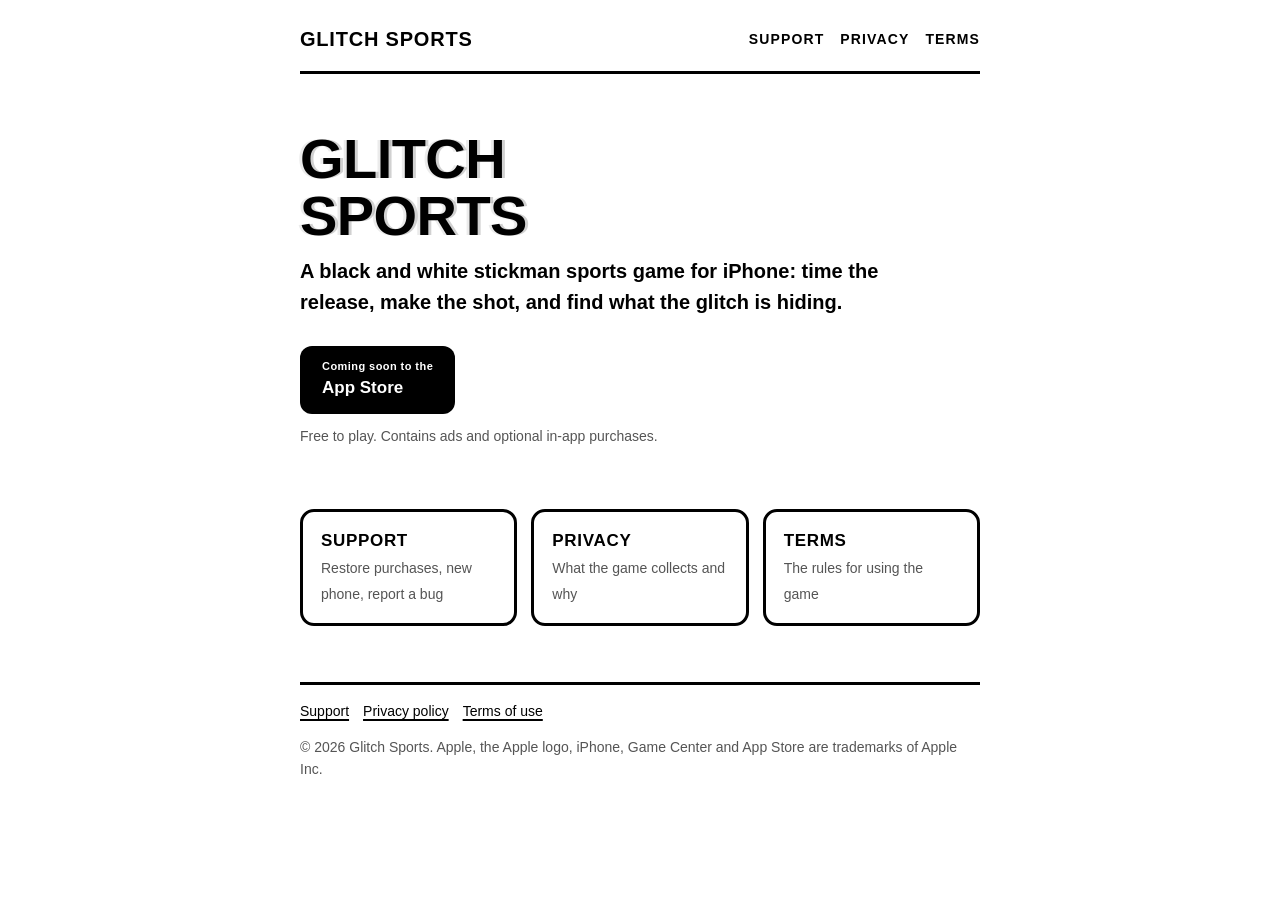
<file: index.html>
<!doctype html>
<html lang="en">
<head>
<meta charset="utf-8">
<meta name="viewport" content="width=device-width, initial-scale=1, viewport-fit=cover">
<title>Glitch Sports</title>
<meta name="description" content="Glitch Sports: a black and white stickman sports game for iPhone. Time the shot. Trust the glitch.">
<link rel="stylesheet" href="style.css">
</head>
<body>
<div class="wrap">
  <header class="bar">
    <a class="brand" href="index.html">Glitch Sports</a>
    <nav class="nav" aria-label="Site">
      <a href="support.html">Support</a>
      <a href="privacy.html">Privacy</a>
      <a href="terms.html">Terms</a>
    </nav>
  </header>

  <main>
    <section class="hero">
      <h1><span class="glitch">Glitch<br>Sports</span></h1>
      <p class="pitch">A black and white stickman sports game for iPhone: time the release, make the shot, and find what the glitch is hiding.</p>
      <span class="badge" aria-label="Coming soon to the App Store">
        <span><small>Coming soon to the</small>App Store</span>
      </span>
      <p class="muted small" style="margin-top:12px">Free to play. Contains ads and optional in-app purchases.</p>
    </section>

    <div class="cards">
      <a class="card" href="support.html"><strong>Support</strong><span>Restore purchases, new phone, report a bug</span></a>
      <a class="card" href="privacy.html"><strong>Privacy</strong><span>What the game collects and why</span></a>
      <a class="card" href="terms.html"><strong>Terms</strong><span>The rules for using the game</span></a>
    </div>
  </main>

  <footer>
    <p><a href="support.html">Support</a><a href="privacy.html">Privacy policy</a><a href="terms.html">Terms of use</a></p>
    <p>&copy; 2026 Glitch Sports. Apple, the Apple logo, iPhone, Game Center and App Store are trademarks of Apple Inc.</p>
  </footer>
</div>
</body>
</html>
</file>
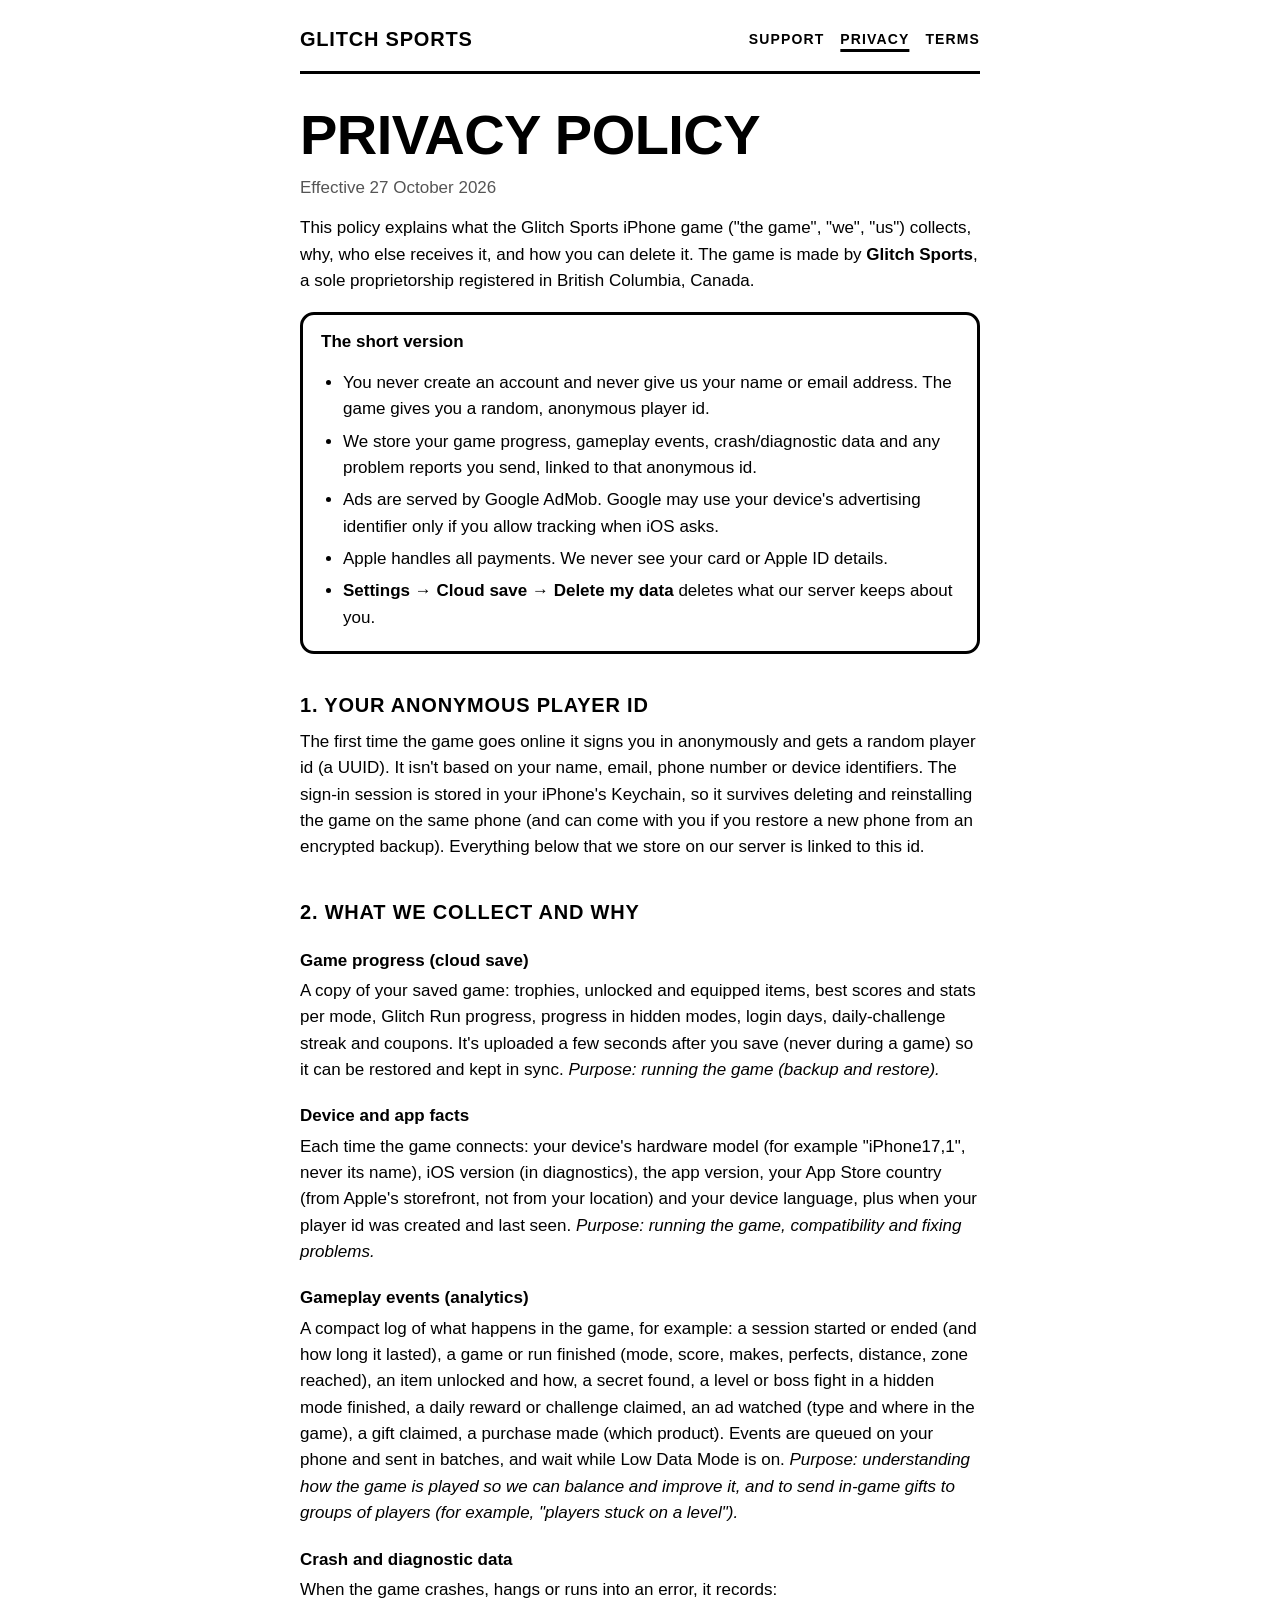
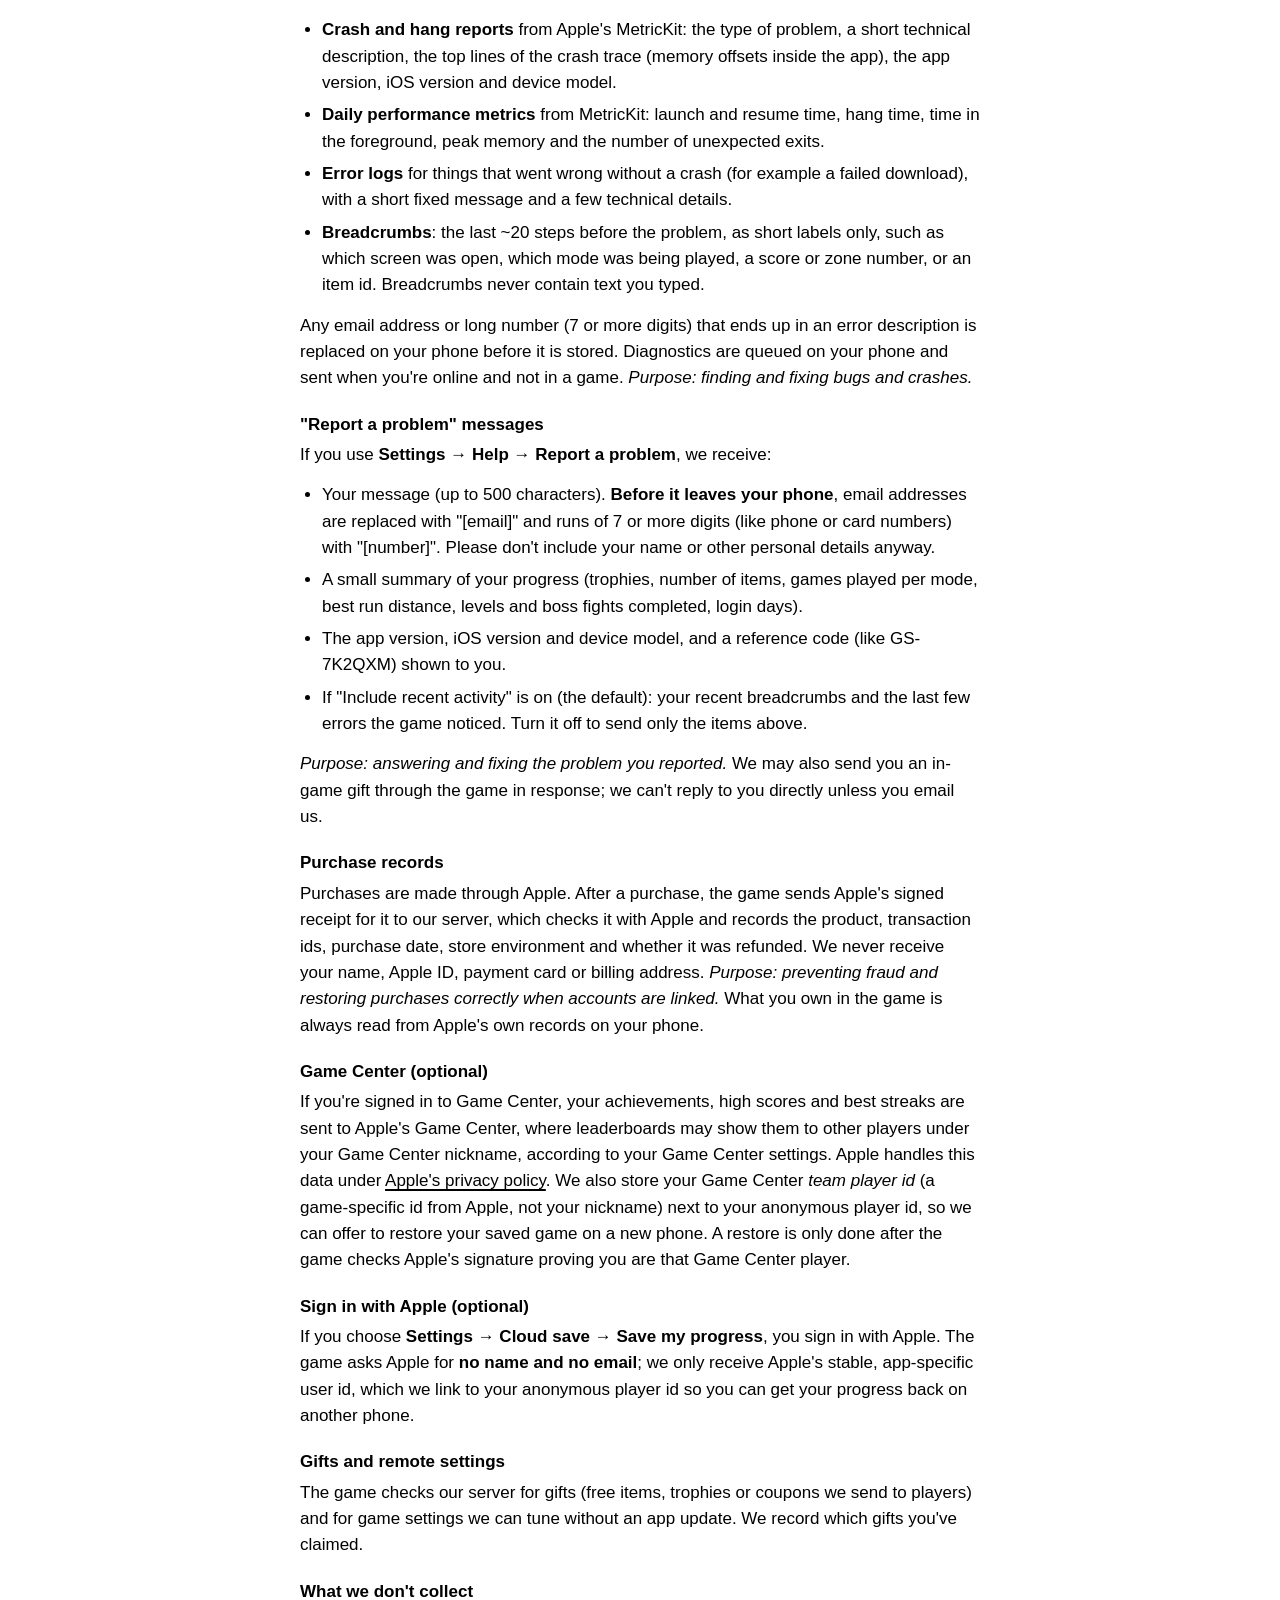
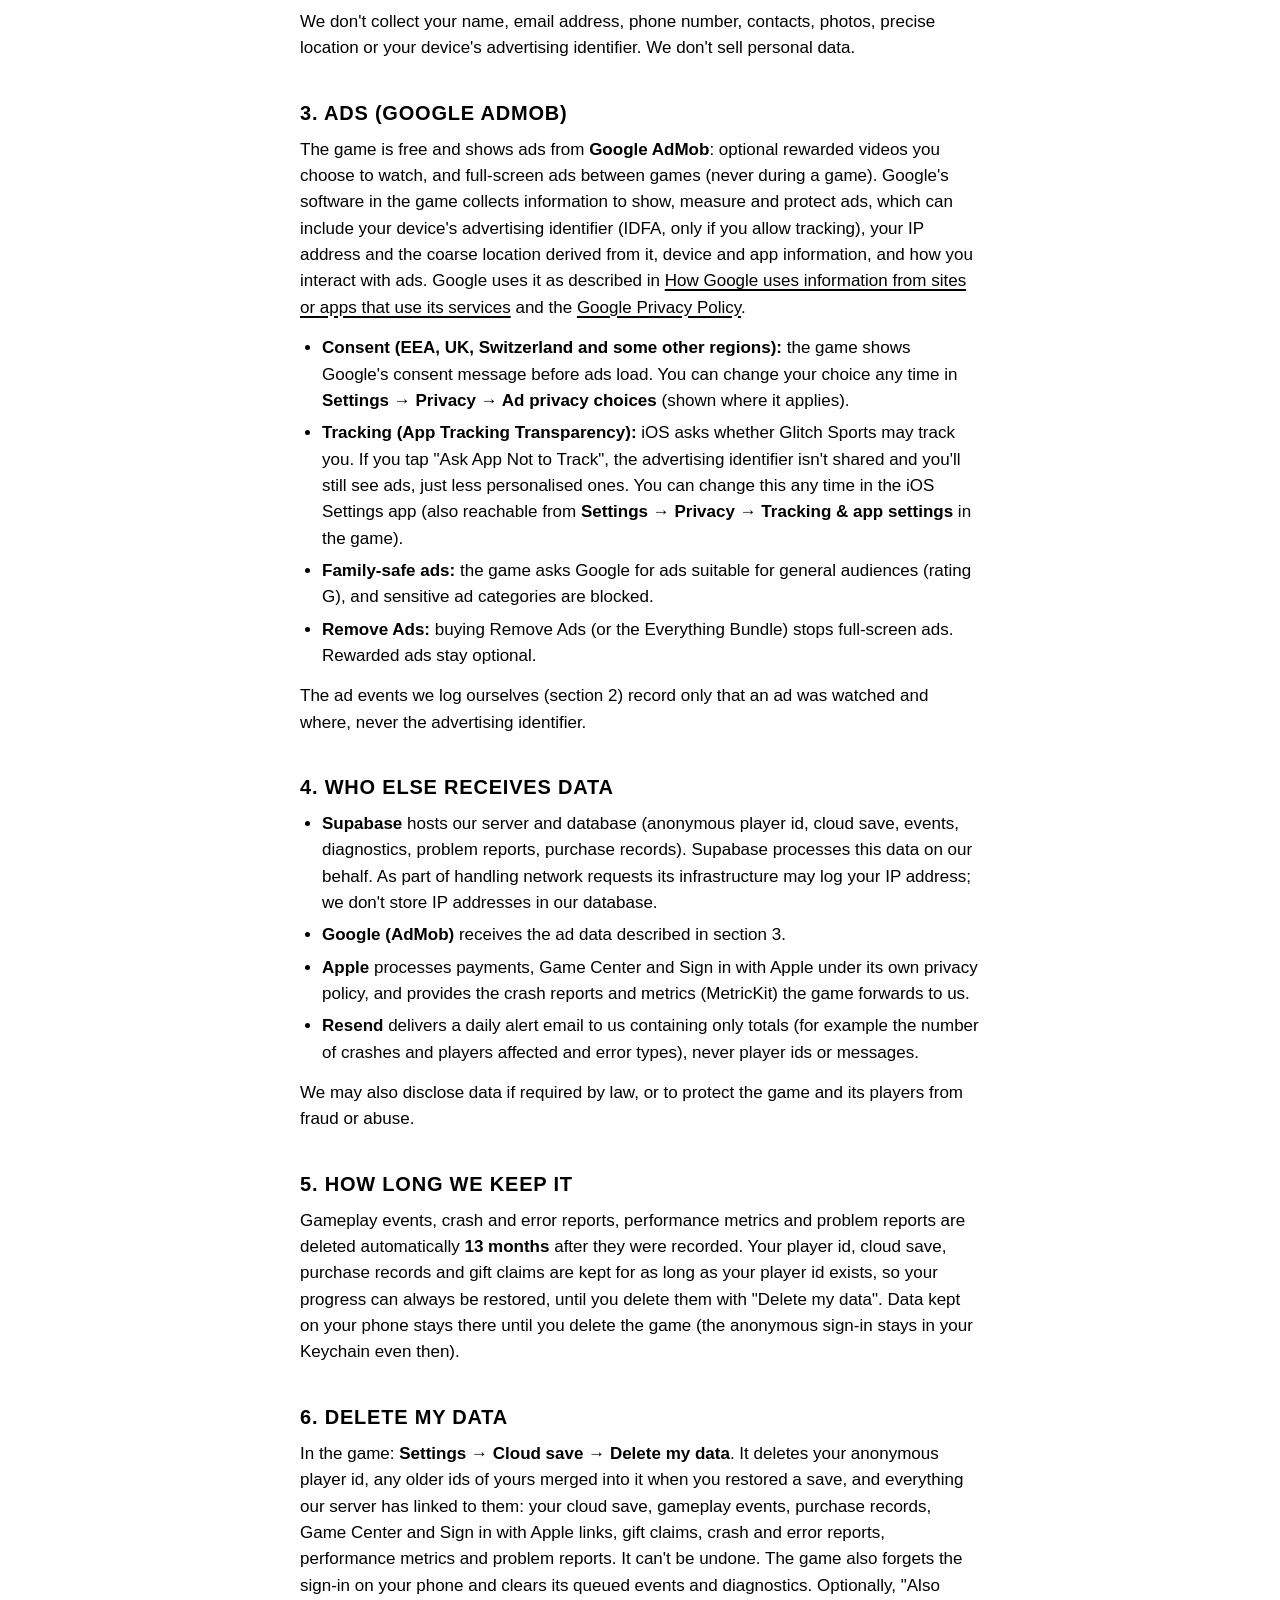
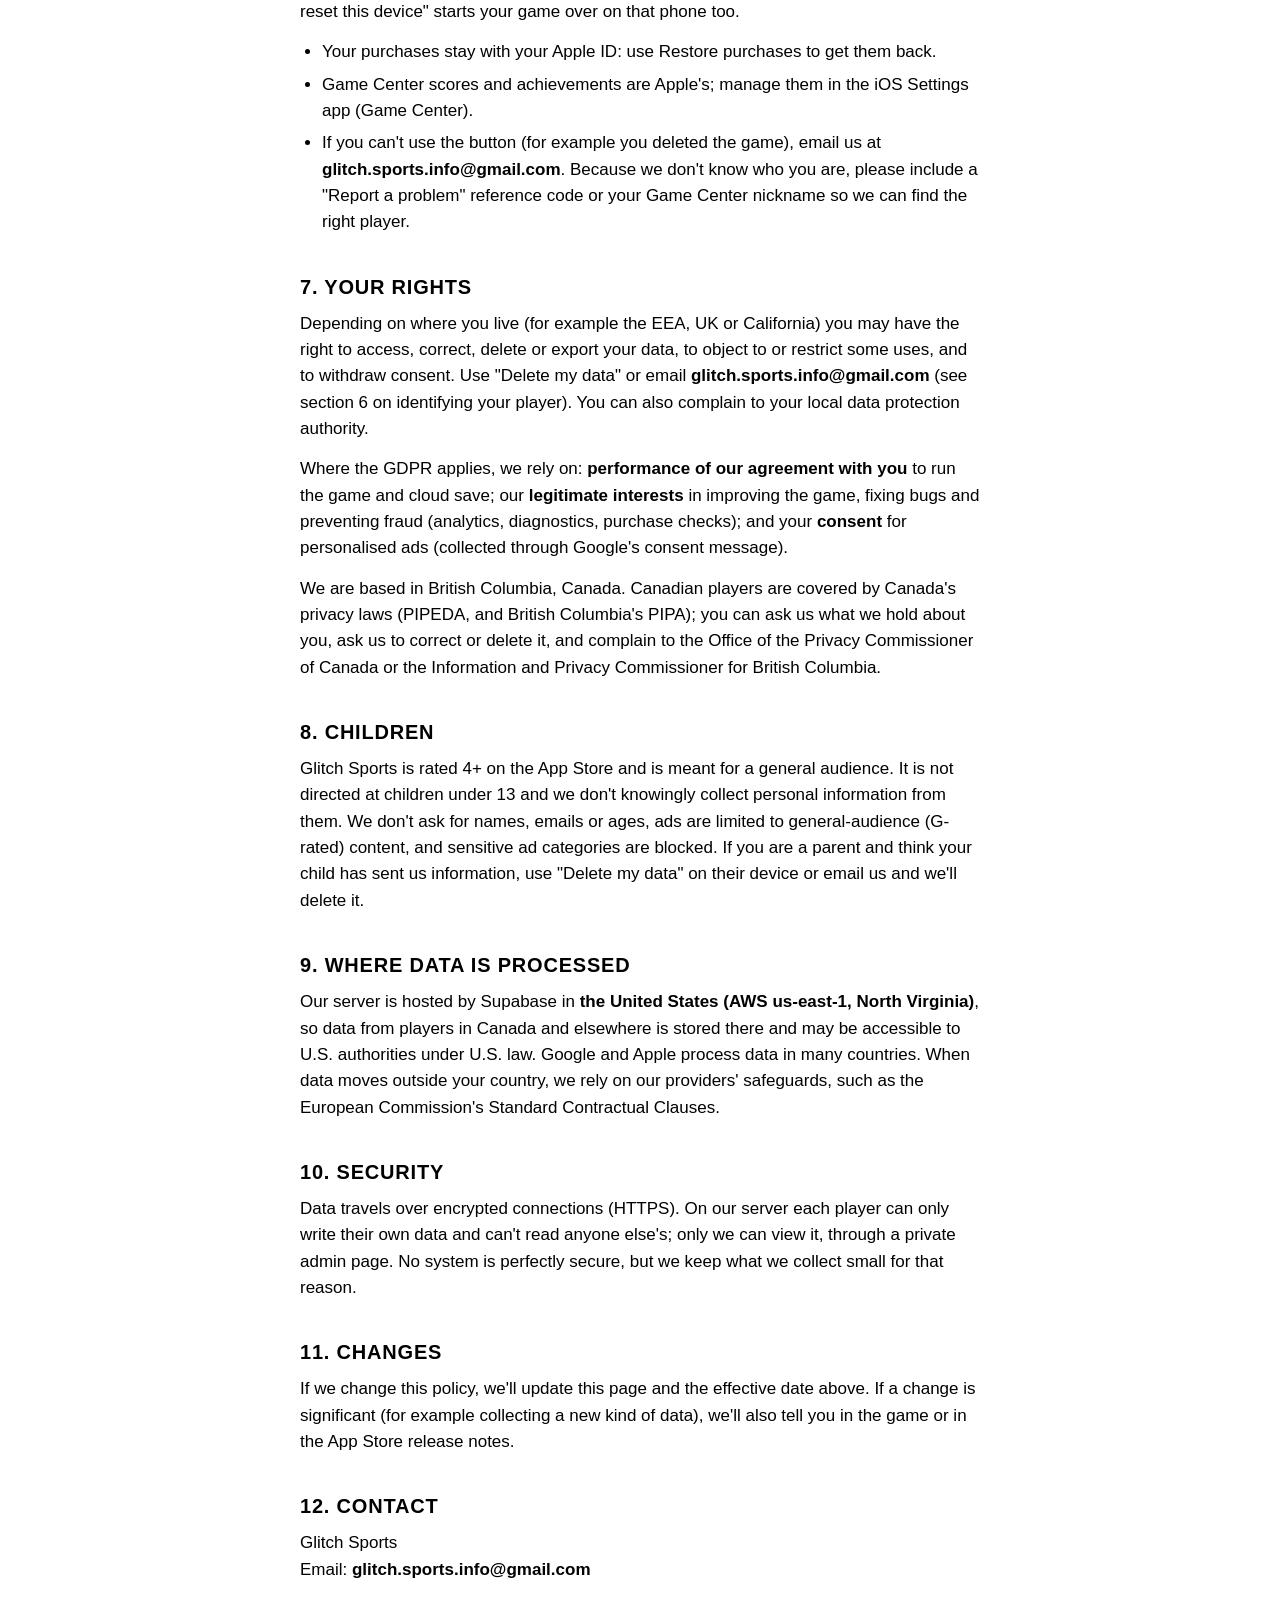
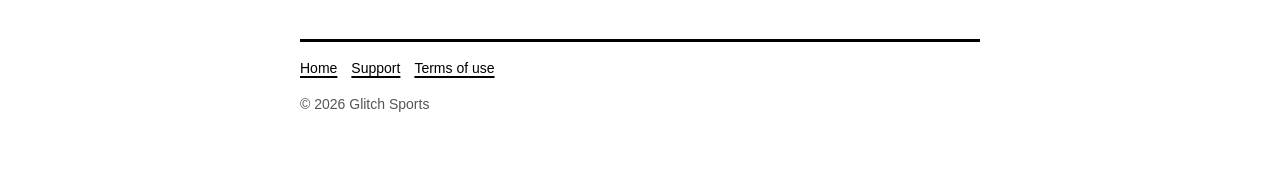
<file: privacy.html>
<!doctype html>
<html lang="en">
<head>
<meta charset="utf-8">
<meta name="viewport" content="width=device-width, initial-scale=1, viewport-fit=cover">
<title>Privacy Policy · Glitch Sports</title>
<meta name="description" content="Privacy policy for the Glitch Sports iPhone game.">
<link rel="stylesheet" href="style.css">
</head>
<body>
<div class="wrap">
  <header class="bar">
    <a class="brand" href="index.html">Glitch Sports</a>
    <nav class="nav" aria-label="Site">
      <a href="support.html">Support</a>
      <a href="privacy.html" aria-current="page">Privacy</a>
      <a href="terms.html">Terms</a>
    </nav>
  </header>

  <main>
    <h1>Privacy Policy</h1>
    <p class="muted">Effective 27 October 2026</p>

    <p>This policy explains what the Glitch Sports iPhone game ("the game", "we", "us") collects, why, who else
    receives it, and how you can delete it. The game is made by <strong>Glitch Sports</strong>, a sole proprietorship registered in British Columbia, Canada.</p>

    <div class="box">
      <p><strong>The short version</strong></p>
      <ul>
        <li>You never create an account and never give us your name or email address. The game gives you a random, anonymous player id.</li>
        <li>We store your game progress, gameplay events, crash/diagnostic data and any problem reports you send, linked to that anonymous id.</li>
        <li>Ads are served by Google AdMob. Google may use your device's advertising identifier only if you allow tracking when iOS asks.</li>
        <li>Apple handles all payments. We never see your card or Apple ID details.</li>
        <li><span class="path">Settings &rarr; Cloud save &rarr; Delete my data</span> deletes what our server keeps about you.</li>
      </ul>
    </div>

    <h2>1. Your anonymous player id</h2>
    <p>The first time the game goes online it signs you in anonymously and gets a random player id (a UUID). It isn't
    based on your name, email, phone number or device identifiers. The sign-in session is stored in your iPhone's
    Keychain, so it survives deleting and reinstalling the game on the same phone (and can come with you if you
    restore a new phone from an encrypted backup). Everything below that we store on our server is linked to this id.</p>

    <h2>2. What we collect and why</h2>

    <h3>Game progress (cloud save)</h3>
    <p>A copy of your saved game: trophies, unlocked and equipped items, best scores and stats per mode, Glitch Run progress,
    progress in hidden modes, login days, daily-challenge streak and coupons. It's uploaded a few seconds after
    you save (never during a game) so it can be restored and kept in sync. <em>Purpose: running the game (backup and
    restore).</em></p>

    <h3>Device and app facts</h3>
    <p>Each time the game connects: your device's hardware model (for example "iPhone17,1", never its name), iOS
    version (in diagnostics), the app version, your App Store country (from Apple's storefront, not from your
    location) and your device language, plus when your player id was created and last seen. <em>Purpose: running the
    game, compatibility and fixing problems.</em></p>

    <h3>Gameplay events (analytics)</h3>
    <p>A compact log of what happens in the game, for example: a session started or ended (and how long it lasted),
    a game or run finished (mode, score, makes, perfects, distance, zone reached), an item unlocked and how, a secret
    found, a level or boss fight in a hidden mode finished, a daily reward or challenge claimed, an ad watched (type and
    where in the game), a gift claimed, a purchase made (which product). Events are queued on your phone and sent in
    batches, and wait while Low Data Mode is on. <em>Purpose: understanding how the game is played so we can balance
    and improve it, and to send in-game gifts to groups of players (for example, "players stuck on a level").</em></p>

    <h3>Crash and diagnostic data</h3>
    <p>When the game crashes, hangs or runs into an error, it records:</p>
    <ul>
      <li><strong>Crash and hang reports</strong> from Apple's MetricKit: the type of problem, a short technical
        description, the top lines of the crash trace (memory offsets inside the app), the app version, iOS version
        and device model.</li>
      <li><strong>Daily performance metrics</strong> from MetricKit: launch and resume time, hang time, time in the
        foreground, peak memory and the number of unexpected exits.</li>
      <li><strong>Error logs</strong> for things that went wrong without a crash (for example a failed download), with
        a short fixed message and a few technical details.</li>
      <li><strong>Breadcrumbs</strong>: the last ~20 steps before the problem, as short labels only, such as which
        screen was open, which mode was being played, a score or zone number, or an item id. Breadcrumbs never contain
        text you typed.</li>
    </ul>
    <p>Any email address or long number (7 or more digits) that ends up in an error description is replaced on your
    phone before it is stored. Diagnostics are queued on your phone and sent when you're online and not in a game.
    <em>Purpose: finding and fixing bugs and crashes.</em></p>

    <h3>"Report a problem" messages</h3>
    <p>If you use <span class="path">Settings &rarr; Help &rarr; Report a problem</span>, we receive:</p>
    <ul>
      <li>Your message (up to 500 characters). <strong>Before it leaves your phone</strong>, email addresses are
        replaced with "[email]" and runs of 7 or more digits (like phone or card numbers) with "[number]". Please
        don't include your name or other personal details anyway.</li>
      <li>A small summary of your progress (trophies, number of items, games played per mode, best run distance,
        levels and boss fights completed, login days).</li>
      <li>The app version, iOS version and device model, and a reference code (like GS-7K2QXM) shown to you.</li>
      <li>If "Include recent activity" is on (the default): your recent breadcrumbs and the last few errors the game
        noticed. Turn it off to send only the items above.</li>
    </ul>
    <p><em>Purpose: answering and fixing the problem you reported.</em> We may also send you an in-game gift through
    the game in response; we can't reply to you directly unless you email us.</p>

    <h3>Purchase records</h3>
    <p>Purchases are made through Apple. After a purchase, the game sends Apple's signed receipt for it to our server,
    which checks it with Apple and records the product, transaction ids, purchase date, store environment and whether
    it was refunded. We never receive your name, Apple ID, payment card or billing address. <em>Purpose: preventing
    fraud and restoring purchases correctly when accounts are linked.</em> What you own in the game is always read
    from Apple's own records on your phone.</p>

    <h3>Game Center (optional)</h3>
    <p>If you're signed in to Game Center, your achievements, high scores and best streaks are sent to Apple's
    Game Center, where leaderboards may show them to other players under your Game Center nickname, according to
    your Game Center settings. Apple handles this data under
    <a href="https://www.apple.com/legal/privacy/">Apple's privacy policy</a>. We also store your Game Center
    <em>team player id</em> (a game-specific id from Apple, not your nickname) next to your anonymous player id, so we
    can offer to restore your saved game on a new phone. A restore is only done after the game checks Apple's
    signature proving you are that Game Center player.</p>

    <h3>Sign in with Apple (optional)</h3>
    <p>If you choose <span class="path">Settings &rarr; Cloud save &rarr; Save my progress</span>, you sign in with
    Apple. The game asks Apple for <strong>no name and no email</strong>; we only receive Apple's stable, app-specific
    user id, which we link to your anonymous player id so you can get your progress back on another phone.</p>

    <h3>Gifts and remote settings</h3>
    <p>The game checks our server for gifts (free items, trophies or coupons we send to players) and for game
    settings we can tune without an app update. We record which gifts you've claimed.</p>

    <h3>What we don't collect</h3>
    <p>We don't collect your name, email address, phone number, contacts, photos, precise location or your device's
    advertising identifier. We don't sell personal data.</p>

    <h2>3. Ads (Google AdMob)</h2>
    <p>The game is free and shows ads from <strong>Google AdMob</strong>: optional rewarded videos you choose to
    watch, and full-screen ads between games (never during a game). Google's software in the game collects
    information to show, measure and protect ads, which can include your device's advertising identifier (IDFA,
    only if you allow tracking), your IP address and the coarse location derived from it, device and app
    information, and how you interact with ads. Google uses it as described in
    <a href="https://policies.google.com/technologies/partner-sites">How Google uses information from sites or apps that use its services</a>
    and the <a href="https://policies.google.com/privacy">Google Privacy Policy</a>.</p>
    <ul>
      <li><strong>Consent (EEA, UK, Switzerland and some other regions):</strong> the game shows Google's consent
        message before ads load. You can change your choice any time in
        <span class="path">Settings &rarr; Privacy &rarr; Ad privacy choices</span> (shown where it applies).</li>
      <li><strong>Tracking (App Tracking Transparency):</strong> iOS asks whether Glitch Sports may track you. If you
        tap "Ask App Not to Track", the advertising identifier isn't shared and you'll still see ads, just less
        personalised ones. You can change this any time in the iOS Settings app (also reachable from
        <span class="path">Settings &rarr; Privacy &rarr; Tracking &amp; app settings</span> in the game).</li>
      <li><strong>Family-safe ads:</strong> the game asks Google for ads suitable for general audiences (rating G),
        and sensitive ad categories are blocked.</li>
      <li><strong>Remove Ads:</strong> buying Remove Ads (or the Everything Bundle) stops full-screen ads. Rewarded
        ads stay optional.</li>
    </ul>
    <p>The ad events we log ourselves (section 2) record only that an ad was watched and where, never the advertising
    identifier.</p>

    <h2>4. Who else receives data</h2>
    <ul>
      <li><strong>Supabase</strong> hosts our server and database (anonymous player id, cloud save, events,
        diagnostics, problem reports, purchase records). Supabase processes this data on our behalf. As part of
        handling network requests its infrastructure may log your IP address; we don't store IP addresses in our
        database.</li>
      <li><strong>Google (AdMob)</strong> receives the ad data described in section 3.</li>
      <li><strong>Apple</strong> processes payments, Game Center and Sign in with Apple under its own privacy policy,
        and provides the crash reports and metrics (MetricKit) the game forwards to us.</li>
      <li><strong>Resend</strong> delivers a daily alert email to us containing only totals (for example the number of
        crashes and players affected and error types), never player ids or messages.</li>
    </ul>
    <p>We may also disclose data if required by law, or to protect the game and its players from fraud or abuse.</p>

    <h2>5. How long we keep it</h2>
    <p>Gameplay events, crash and error reports, performance metrics and problem reports are deleted automatically
    <strong>13 months</strong> after they were recorded. Your player id, cloud save, purchase records and gift claims
    are kept for as long as your player id exists, so your progress can always be restored, until you delete them
    with "Delete my data". Data kept on your phone stays there until you delete the game (the anonymous sign-in stays
    in your Keychain even then).</p>

    <h2 id="delete">6. Delete my data</h2>
    <p>In the game: <span class="path">Settings &rarr; Cloud save &rarr; Delete my data</span>. It deletes your
    anonymous player id, any older ids of yours merged into it when you restored a save, and everything our server
    has linked to them: your cloud save, gameplay events, purchase
    records, Game Center and Sign in with Apple links, gift claims, crash and error reports, performance metrics and
    problem reports. It can't be undone. The game also forgets the sign-in on your phone and clears its queued events and diagnostics.
    Optionally, "Also reset this device" starts your game over on that phone too.</p>
    <ul>
      <li>Your purchases stay with your Apple ID: use Restore purchases to get them back.</li>
      <li>Game Center scores and achievements are Apple's; manage them in the iOS Settings app (Game Center).</li>
      <li>If you can't use the button (for example you deleted the game), email us at
        <a href="mailto:glitch.sports.info@gmail.com">glitch.sports.info@gmail.com</a>. Because we don't know who you are, please include a
        "Report a problem" reference code or your Game Center nickname so we can find the right player.</li>
    </ul>

    <h2>7. Your rights</h2>
    <p>Depending on where you live (for example the EEA, UK or California) you may have the right to access, correct,
    delete or export your data, to object to or restrict some uses, and to withdraw consent. Use "Delete my data" or
    email <a href="mailto:glitch.sports.info@gmail.com">glitch.sports.info@gmail.com</a> (see section 6 on identifying your player). You can also
    complain to your local data protection authority.</p>
    <p>Where the GDPR applies, we rely on: <strong>performance of our agreement with you</strong> to run the game
    and cloud save; our <strong>legitimate interests</strong> in improving the game, fixing bugs and preventing fraud
    (analytics, diagnostics, purchase checks); and your <strong>consent</strong> for personalised ads (collected through
    Google's consent message).</p>
    <p>We are based in British Columbia, Canada. Canadian players are covered by Canada's privacy laws (PIPEDA, and
    British Columbia's PIPA); you can ask us what we hold about you, ask us to correct or delete it, and complain to the
    Office of the Privacy Commissioner of Canada or the Information and Privacy Commissioner for British Columbia.</p>

    <h2>8. Children</h2>
    <p>Glitch Sports is rated 4+ on the App Store and is meant for a general audience. It is not directed at children
    under 13 and we don't knowingly collect personal information from them. We don't ask for names, emails or ages,
    ads are limited to general-audience (G-rated) content, and sensitive ad categories are blocked. If you are a parent
    and think your child has sent us information, use "Delete my data" on their device or email us and we'll delete it.</p>

    <h2>9. Where data is processed</h2>
    <p>Our server is hosted by Supabase in <strong>the United States (AWS us-east-1, North Virginia)</strong>, so
    data from players in Canada and elsewhere is stored there and may be accessible to U.S. authorities under U.S. law.
    Google and Apple process data in many countries. When data moves outside your country, we rely on our providers'
    safeguards, such as the European Commission's Standard Contractual Clauses.</p>

    <h2>10. Security</h2>
    <p>Data travels over encrypted connections (HTTPS). On our server each player can only write their own data and
    can't read anyone else's; only we can view it, through a private admin page. No system is perfectly secure, but we
    keep what we collect small for that reason.</p>

    <h2>11. Changes</h2>
    <p>If we change this policy, we'll update this page and the effective date above. If a change is significant
    (for example collecting a new kind of data), we'll also tell you in the game or in the App Store release notes.</p>

    <h2>12. Contact</h2>
    <p>Glitch Sports<br>
    Email: <a href="mailto:glitch.sports.info@gmail.com">glitch.sports.info@gmail.com</a></p>
  </main>

  <footer>
    <p><a href="index.html">Home</a><a href="support.html">Support</a><a href="terms.html">Terms of use</a></p>
    <p>&copy; 2026 Glitch Sports</p>
  </footer>
</div>
</body>
</html>
</file>
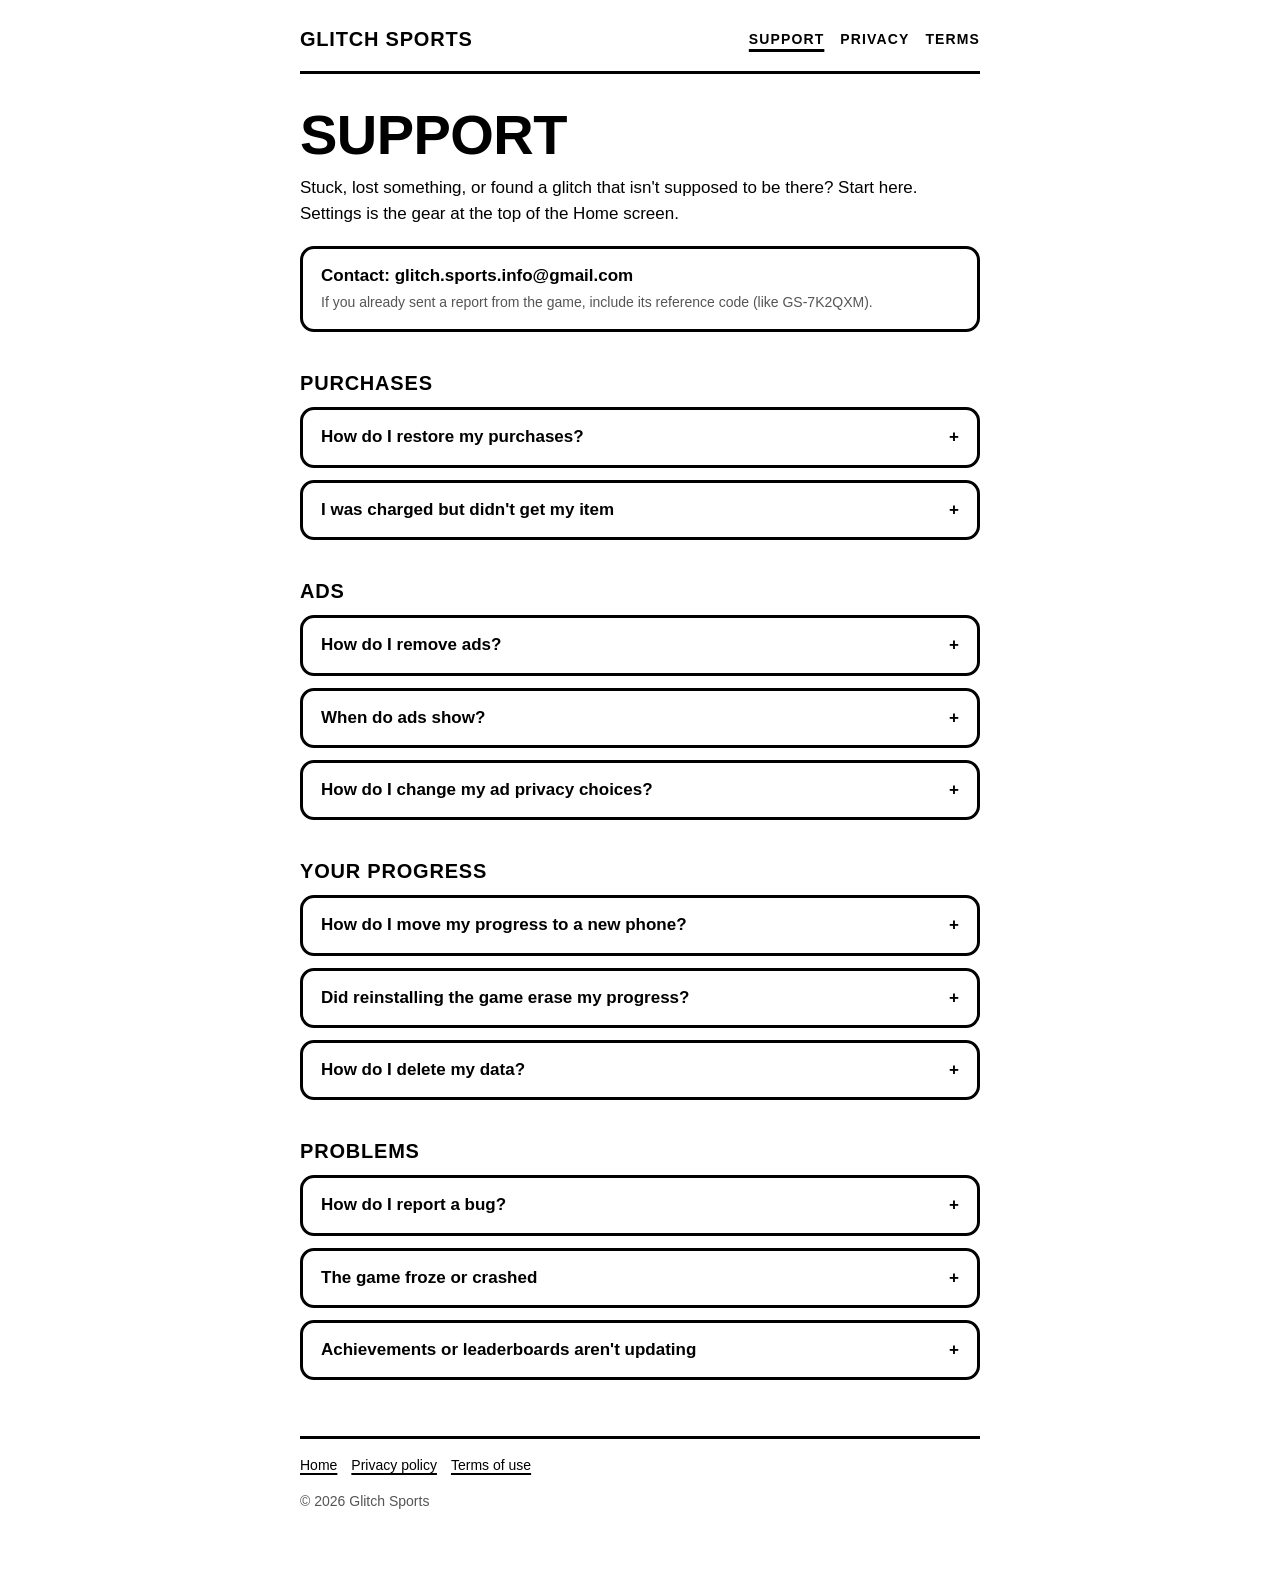
<file: support.html>
<!doctype html>
<html lang="en">
<head>
<meta charset="utf-8">
<meta name="viewport" content="width=device-width, initial-scale=1, viewport-fit=cover">
<title>Support · Glitch Sports</title>
<meta name="description" content="Help with Glitch Sports: restore purchases, move to a new phone, delete your data, ads, and reporting bugs.">
<link rel="stylesheet" href="style.css">
</head>
<body>
<div class="wrap">
  <header class="bar">
    <a class="brand" href="index.html">Glitch Sports</a>
    <nav class="nav" aria-label="Site">
      <a href="support.html" aria-current="page">Support</a>
      <a href="privacy.html">Privacy</a>
      <a href="terms.html">Terms</a>
    </nav>
  </header>

  <main>
    <h1>Support</h1>
    <p>Stuck, lost something, or found a glitch that isn't supposed to be there? Start here. Settings is the gear
    at the top of the Home screen.</p>

    <div class="box">
      <p><strong>Contact:</strong> <a href="mailto:glitch.sports.info@gmail.com">glitch.sports.info@gmail.com</a><br>
      <span class="muted small">If you already sent a report from the game, include its reference code (like GS-7K2QXM).</span></p>
    </div>

    <h2>Purchases</h2>

    <details>
      <summary>How do I restore my purchases?</summary>
      <p>Make sure you're signed in to the App Store with the Apple ID you bought with, then tap
      <strong>Restore purchases</strong> in either place:</p>
      <ul>
        <li><span class="path">Settings &rarr; Purchases &rarr; Restore purchases</span></li>
        <li>the bottom of the <strong>Shop</strong> (the bag icon on Home)</li>
      </ul>
      <p>The game lists what it restored, or says "No purchases to restore" if that Apple ID has none.</p>
    </details>

    <details>
      <summary>I was charged but didn't get my item</summary>
      <p>Try Restore purchases first (above). Purchases waiting for approval (for example Ask to Buy) unlock as
      soon as they're approved. For refunds, use Apple's <a href="https://reportaproblem.apple.com">reportaproblem.apple.com</a>;
      we can't issue refunds ourselves.</p>
    </details>

    <h2>Ads</h2>

    <details>
      <summary>How do I remove ads?</summary>
      <p>Buy <strong>Remove Ads</strong> in <span class="path">Settings &rarr; Purchases</span> or in the Shop
      (the <strong>Everything Bundle</strong> includes it too). It stops all full-screen ads for good. Rewarded ads
      (the ones you choose to watch for an extra) stay available, and you keep all your trophies.</p>
    </details>

    <details>
      <summary>When do ads show?</summary>
      <p>Never during a game. Full-screen ads only appear when you tap Play again or go back to the menu after a game
      or run, and new players don't see any for their first couple of sessions.
      Ads are limited to family-friendly content.</p>
    </details>

    <details>
      <summary>How do I change my ad privacy choices?</summary>
      <p>Where your region requires it, <span class="path">Settings &rarr; Privacy &rarr; Ad privacy choices</span>
      reopens Google's consent form. To allow or stop tracking, use
      <span class="path">Settings &rarr; Privacy &rarr; Tracking &amp; app settings</span>, which opens the game's
      page in the iOS Settings app.</p>
    </details>

    <h2>Your progress</h2>

    <details>
      <summary>How do I move my progress to a new phone?</summary>
      <p>Your progress backs up to the cloud automatically after each game (check
      <span class="path">Settings &rarr; Cloud save</span>; it should say "Saved to the cloud"). To get it on a new
      phone, link it one of two ways <strong>on your old phone first</strong>:</p>
      <ol>
        <li><strong>Game Center:</strong> be signed in to Game Center on the old phone and open the game while online,
          so your save is linked. On the new phone, sign in to the same Game Center account and open the game: Home
          shows <strong>"Saved game found"</strong>. Tap <strong>Restore</strong>. (You can also find
          <strong>Restore saved game</strong> in <span class="path">Settings &rarr; Cloud save</span>.)</li>
        <li><strong>Sign in with Apple:</strong> on the old phone, tap
          <span class="path">Settings &rarr; Cloud save &rarr; Save my progress</span> and sign in. On the new phone,
          tap <strong>Save my progress</strong> again with the same Apple ID: your saved game is merged in. No name
          or email is shared with us.</li>
      </ol>
      <p>When two saves meet, nothing is lost: for every stat and item, the higher progress wins. Purchases come back
      separately with <strong>Restore purchases</strong>.</p>
    </details>

    <details>
      <summary>Did reinstalling the game erase my progress?</summary>
      <p>Usually not. The game remembers your anonymous player on this iPhone even after you delete it, so after
      reinstalling, open the game while online and your cloud save comes back. If it doesn't, use the Game Center or
      Sign in with Apple steps above.</p>
    </details>

    <details>
      <summary>How do I delete my data?</summary>
      <p>Go to <span class="path">Settings &rarr; Cloud save &rarr; Delete my data</span>. This deletes everything
      our server keeps about you (anonymous player id, cloud save, gameplay history, gifts and purchase records). It
      can't be undone. Turn on <strong>Also reset this device</strong> if you want to start the game over on this
      phone too. Your purchases stay with your Apple ID. Details are in the <a href="privacy.html#delete">Privacy
      Policy</a>.</p>
      <p>Can't open the game any more? Email <a href="mailto:glitch.sports.info@gmail.com">glitch.sports.info@gmail.com</a> with a "Report a
      problem" reference code or your Game Center nickname so we can find your data.</p>
    </details>

    <h2>Problems</h2>

    <details>
      <summary>How do I report a bug?</summary>
      <p>In the game: <span class="path">Settings &rarr; Help &rarr; Report a problem</span>. Tell us what happened
      in a sentence or two. Leave <strong>Include recent activity</strong> on to send the last screens you visited
      and any errors the game noticed (no names or emails), which helps us a lot. You'll get a reference code like
      GS-7K2QXM. It works offline too: the report sends itself next time you're online.</p>
      <p>Please don't put your name, email or other personal details in the message.</p>
    </details>

    <details>
      <summary>The game froze or crashed</summary>
      <p>Crash reports reach us automatically, so we usually know. If it keeps happening, restart your iPhone, update
      to the latest version of the game, and send a <strong>Report a problem</strong> describing what you were doing.</p>
    </details>

    <details>
      <summary>Achievements or leaderboards aren't updating</summary>
      <p>Check you're signed in to Game Center (iOS Settings app &rarr; Game Center). The game sends achievements and
      scores when you're back on the menus, not mid-game. <span class="path">Settings &rarr; Game Center</span> in the
      game shows your awards and ranks.</p>
    </details>
  </main>

  <footer>
    <p><a href="index.html">Home</a><a href="privacy.html">Privacy policy</a><a href="terms.html">Terms of use</a></p>
    <p>&copy; 2026 Glitch Sports</p>
  </footer>
</div>
</body>
</html>
</file>
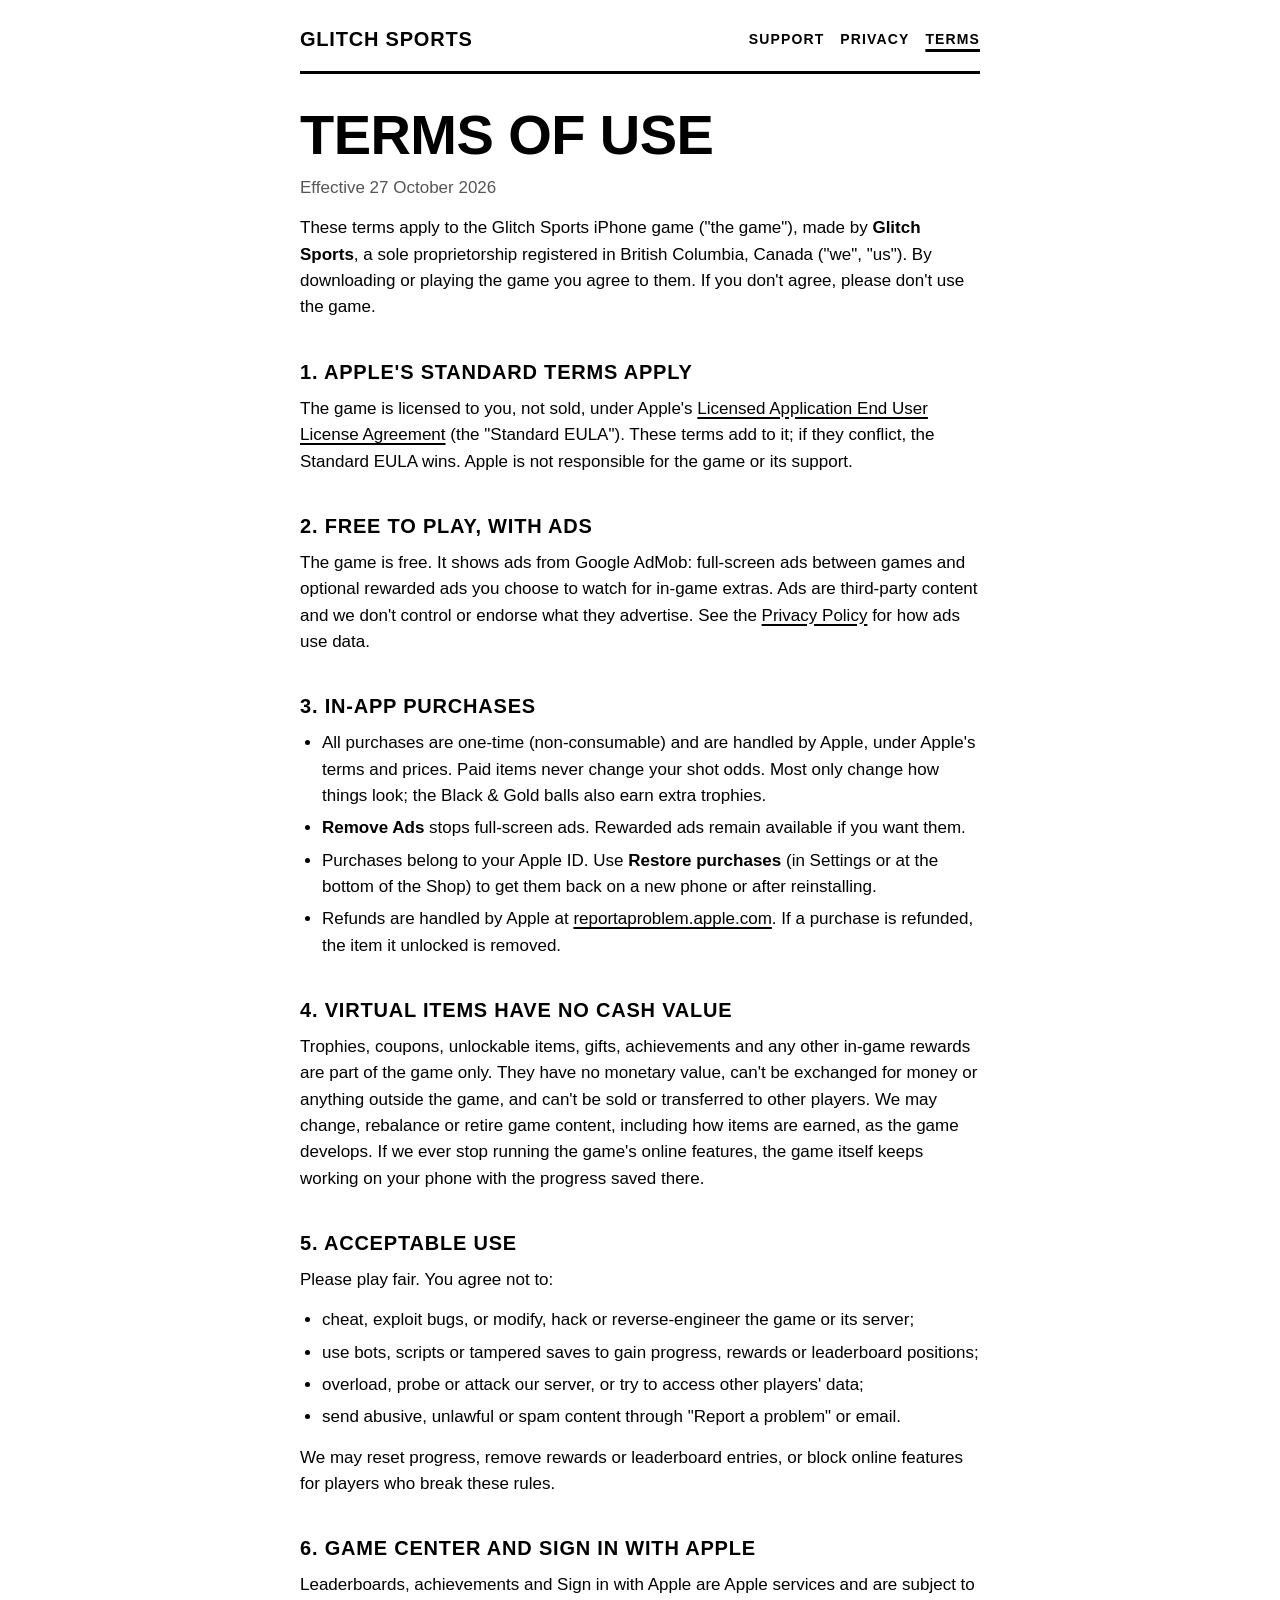
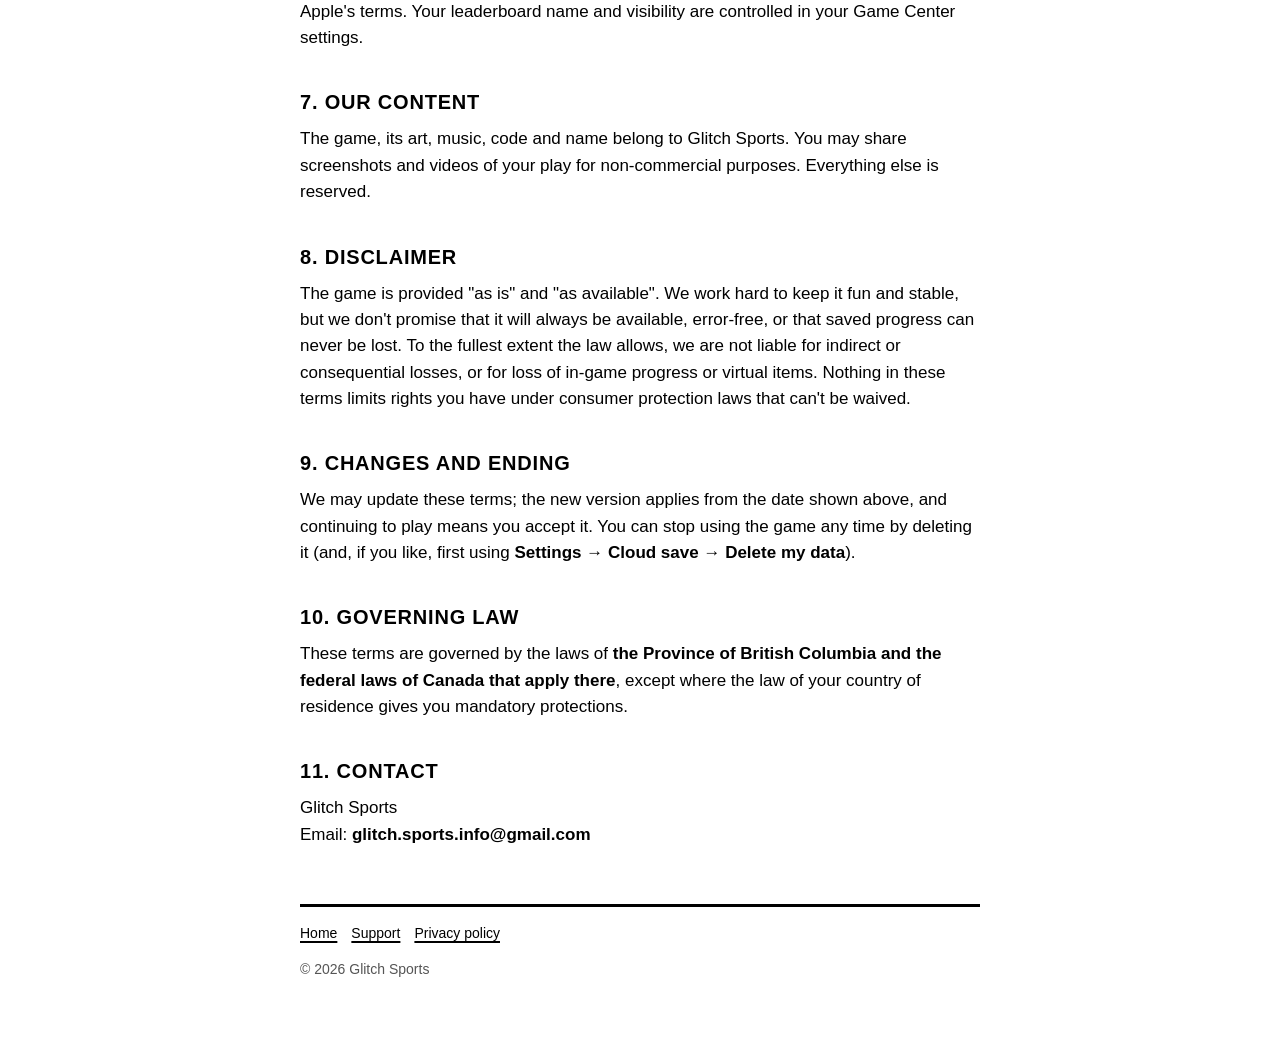
<file: terms.html>
<!doctype html>
<html lang="en">
<head>
<meta charset="utf-8">
<meta name="viewport" content="width=device-width, initial-scale=1, viewport-fit=cover">
<title>Terms of Use · Glitch Sports</title>
<meta name="description" content="Terms of use for the Glitch Sports iPhone game.">
<link rel="stylesheet" href="style.css">
</head>
<body>
<div class="wrap">
  <header class="bar">
    <a class="brand" href="index.html">Glitch Sports</a>
    <nav class="nav" aria-label="Site">
      <a href="support.html">Support</a>
      <a href="privacy.html">Privacy</a>
      <a href="terms.html" aria-current="page">Terms</a>
    </nav>
  </header>

  <main>
    <h1>Terms of Use</h1>
    <p class="muted">Effective 27 October 2026</p>

    <p>These terms apply to the Glitch Sports iPhone game ("the game"), made by <strong>Glitch Sports</strong>, a sole proprietorship registered in British Columbia, Canada
    ("we", "us"). By downloading or playing the game you agree to them. If you don't agree, please don't use the game.</p>

    <h2>1. Apple's standard terms apply</h2>
    <p>The game is licensed to you, not sold, under Apple's
    <a href="https://www.apple.com/legal/internet-services/itunes/dev/stdeula/">Licensed Application End User License Agreement</a>
    (the "Standard EULA"). These terms add to it; if they conflict, the Standard EULA wins. Apple is not responsible
    for the game or its support.</p>

    <h2>2. Free to play, with ads</h2>
    <p>The game is free. It shows ads from Google AdMob: full-screen ads between games and optional rewarded ads you
    choose to watch for in-game extras. Ads are third-party content and we don't control or endorse what they
    advertise. See the <a href="privacy.html">Privacy Policy</a> for how ads use data.</p>

    <h2>3. In-app purchases</h2>
    <ul>
      <li>All purchases are one-time (non-consumable) and are handled by Apple, under Apple's terms and prices.
        Paid items never change your shot odds. Most only change how things look; the Black &amp; Gold balls also earn extra trophies.</li>
      <li><strong>Remove Ads</strong> stops full-screen ads. Rewarded ads remain available if you want them.</li>
      <li>Purchases belong to your Apple ID. Use <strong>Restore purchases</strong> (in Settings or at the bottom of
        the Shop) to get them back on a new phone or after reinstalling.</li>
      <li>Refunds are handled by Apple at <a href="https://reportaproblem.apple.com">reportaproblem.apple.com</a>.
        If a purchase is refunded, the item it unlocked is removed.</li>
    </ul>

    <h2>4. Virtual items have no cash value</h2>
    <p>Trophies, coupons, unlockable items, gifts, achievements and any other in-game rewards are part of the game
    only. They have no monetary value, can't be exchanged for money or anything outside the game, and can't be sold
    or transferred to other players. We may change, rebalance or retire game content, including how items are earned,
    as the game develops. If we ever stop running the game's online features, the game itself keeps working on your
    phone with the progress saved there.
    </p>

    <h2>5. Acceptable use</h2>
    <p>Please play fair. You agree not to:</p>
    <ul>
      <li>cheat, exploit bugs, or modify, hack or reverse-engineer the game or its server;</li>
      <li>use bots, scripts or tampered saves to gain progress, rewards or leaderboard positions;</li>
      <li>overload, probe or attack our server, or try to access other players' data;</li>
      <li>send abusive, unlawful or spam content through "Report a problem" or email.</li>
    </ul>
    <p>We may reset progress, remove rewards or leaderboard entries, or block online features for players who break
    these rules.</p>

    <h2>6. Game Center and Sign in with Apple</h2>
    <p>Leaderboards, achievements and Sign in with Apple are Apple services and are subject to Apple's terms. Your
    leaderboard name and visibility are controlled in your Game Center settings.</p>

    <h2>7. Our content</h2>
    <p>The game, its art, music, code and name belong to Glitch Sports. You may share screenshots and videos of your
    play for non-commercial purposes. Everything else is reserved.</p>

    <h2>8. Disclaimer</h2>
    <p>The game is provided "as is" and "as available". We work hard to keep it fun and stable, but we don't promise
    that it will always be available, error-free, or that saved progress can never be lost. To the fullest extent the
    law allows, we are not liable for indirect or consequential losses, or for loss of in-game progress or virtual
    items. Nothing in these terms limits rights you have under consumer protection laws that can't be waived.</p>

    <h2>9. Changes and ending</h2>
    <p>We may update these terms; the new version applies from the date shown above, and continuing to play means you
    accept it. You can stop using the game any time by deleting it (and, if you like, first using
    <strong>Settings &rarr; Cloud save &rarr; Delete my data</strong>).</p>

    <h2>10. Governing law</h2>
    <p>These terms are governed by the laws of <strong>the Province of British Columbia and the federal laws of Canada that apply
    there</strong>, except where the law of your country of residence gives you mandatory protections.</p>

    <h2>11. Contact</h2>
    <p>Glitch Sports<br>
    Email: <a href="mailto:glitch.sports.info@gmail.com">glitch.sports.info@gmail.com</a></p>
  </main>

  <footer>
    <p><a href="index.html">Home</a><a href="support.html">Support</a><a href="privacy.html">Privacy policy</a></p>
    <p>&copy; 2026 Glitch Sports</p>
  </footer>
</div>
</body>
</html>
</file>
<file: style.css>
/* Glitch Sports website: black & white, bold, minimal. No external fonts or scripts. */
:root {
  --ink: #000;
  --paper: #fff;
  --muted: #555;
  --line: 3px;
  --radius: 14px;
  color-scheme: light;
}

* { box-sizing: border-box; }

html { -webkit-text-size-adjust: 100%; }

body {
  margin: 0;
  background: var(--paper);
  color: var(--ink);
  font-family: -apple-system, BlinkMacSystemFont, "SF Pro Text", "Helvetica Neue", Helvetica, Arial, sans-serif;
  font-size: 17px;
  line-height: 1.55;
}

.wrap {
  max-width: 720px;
  margin: 0 auto;
  padding: 24px 20px 64px;
}

/* Top bar */
.bar {
  display: flex;
  flex-wrap: wrap;
  align-items: center;
  justify-content: space-between;
  gap: 12px;
  padding-bottom: 16px;
  border-bottom: var(--line) solid var(--ink);
  margin-bottom: 32px;
}
.brand {
  font-weight: 900;
  font-size: 20px;
  letter-spacing: 0.04em;
  text-transform: uppercase;
  text-decoration: none;
  color: var(--ink);
}
.nav { display: flex; flex-wrap: wrap; gap: 6px 16px; }
.nav a {
  color: var(--ink);
  font-weight: 800;
  font-size: 14px;
  text-transform: uppercase;
  letter-spacing: 0.08em;
  text-decoration: none;
}
.nav a:hover, .nav a[aria-current="page"] { text-decoration: underline; text-decoration-thickness: 3px; text-underline-offset: 5px; }

/* Type */
h1 {
  font-size: clamp(34px, 9vw, 56px);
  line-height: 1.02;
  font-weight: 900;
  text-transform: uppercase;
  letter-spacing: -0.01em;
  margin: 0 0 12px;
}
h2 {
  font-size: 20px;
  font-weight: 900;
  text-transform: uppercase;
  letter-spacing: 0.04em;
  margin: 36px 0 8px;
}
h3 { font-size: 17px; font-weight: 800; margin: 20px 0 4px; }
p, ul, ol { margin: 0 0 14px; }
ul, ol { padding-left: 22px; }
li { margin-bottom: 6px; }
a { color: var(--ink); text-decoration-thickness: 2px; text-underline-offset: 3px; }
a[href^="mailto:"] { text-decoration: none; font-weight: 700; }
strong { font-weight: 800; }
.muted { color: var(--muted); }
.small { font-size: 14px; }

/* Landing */
.hero { padding: 24px 0 8px; }
.glitch {
  display: inline-block;
  text-shadow: 3px 0 0 rgba(0, 0, 0, 0.18), -3px 0 0 rgba(0, 0, 0, 0.08);
}
.pitch { font-size: 20px; font-weight: 600; max-width: 30em; margin-bottom: 28px; }

.badge {
  display: inline-flex;
  align-items: center;
  gap: 10px;
  background: var(--ink);
  color: var(--paper);
  text-decoration: none;
  border-radius: 12px;
  padding: 12px 22px;
  font-weight: 800;
  font-size: 17px;
  min-height: 52px;
}
.badge small { display: block; font-size: 11px; font-weight: 600; letter-spacing: 0.04em; }
.badge:hover { opacity: 0.85; }

/* Cards */
.cards {
  display: grid;
  grid-template-columns: repeat(auto-fit, minmax(190px, 1fr));
  gap: 14px;
  margin: 40px 0 0;
}
.card {
  display: block;
  border: var(--line) solid var(--ink);
  border-radius: var(--radius);
  padding: 16px 18px;
  text-decoration: none;
  color: var(--ink);
}
.card strong { display: block; text-transform: uppercase; letter-spacing: 0.04em; font-weight: 900; }
.card span { font-size: 14px; color: var(--muted); }
.card:hover { background: var(--ink); color: var(--paper); }
.card:hover span { color: #ccc; }

.box {
  border: var(--line) solid var(--ink);
  border-radius: var(--radius);
  padding: 14px 18px;
  margin: 18px 0;
}
.box p:last-child, .box ul:last-child { margin-bottom: 0; }

/* Data table: scrolls on its own on narrow screens */
.table-scroll { overflow-x: auto; margin: 0 0 16px; }
table { border-collapse: collapse; width: 100%; min-width: 520px; font-size: 15px; }
th, td { text-align: left; vertical-align: top; padding: 8px 10px; border-bottom: 2px solid var(--ink); }
th { font-weight: 900; text-transform: uppercase; font-size: 12px; letter-spacing: 0.08em; }

/* FAQ */
details {
  border: var(--line) solid var(--ink);
  border-radius: var(--radius);
  padding: 0 18px;
  margin: 0 0 12px;
}
summary {
  cursor: pointer;
  font-weight: 800;
  padding: 14px 0;
  list-style: none;
}
summary::-webkit-details-marker { display: none; }
summary::after { content: "+"; float: right; font-weight: 900; }
details[open] summary::after { content: "\2013"; }
details > *:not(summary) { margin-top: 0; }
details[open] { padding-bottom: 6px; }

.path {
  font-weight: 800;
  white-space: nowrap;
}
/* Small phones: long menu paths may wrap rather than push the page sideways. */
@media (max-width: 420px) { .path { white-space: normal; } }

footer {
  margin-top: 56px;
  padding-top: 16px;
  border-top: var(--line) solid var(--ink);
  font-size: 14px;
  color: var(--muted);
}
footer a { color: var(--ink); margin-right: 14px; }
</file>
